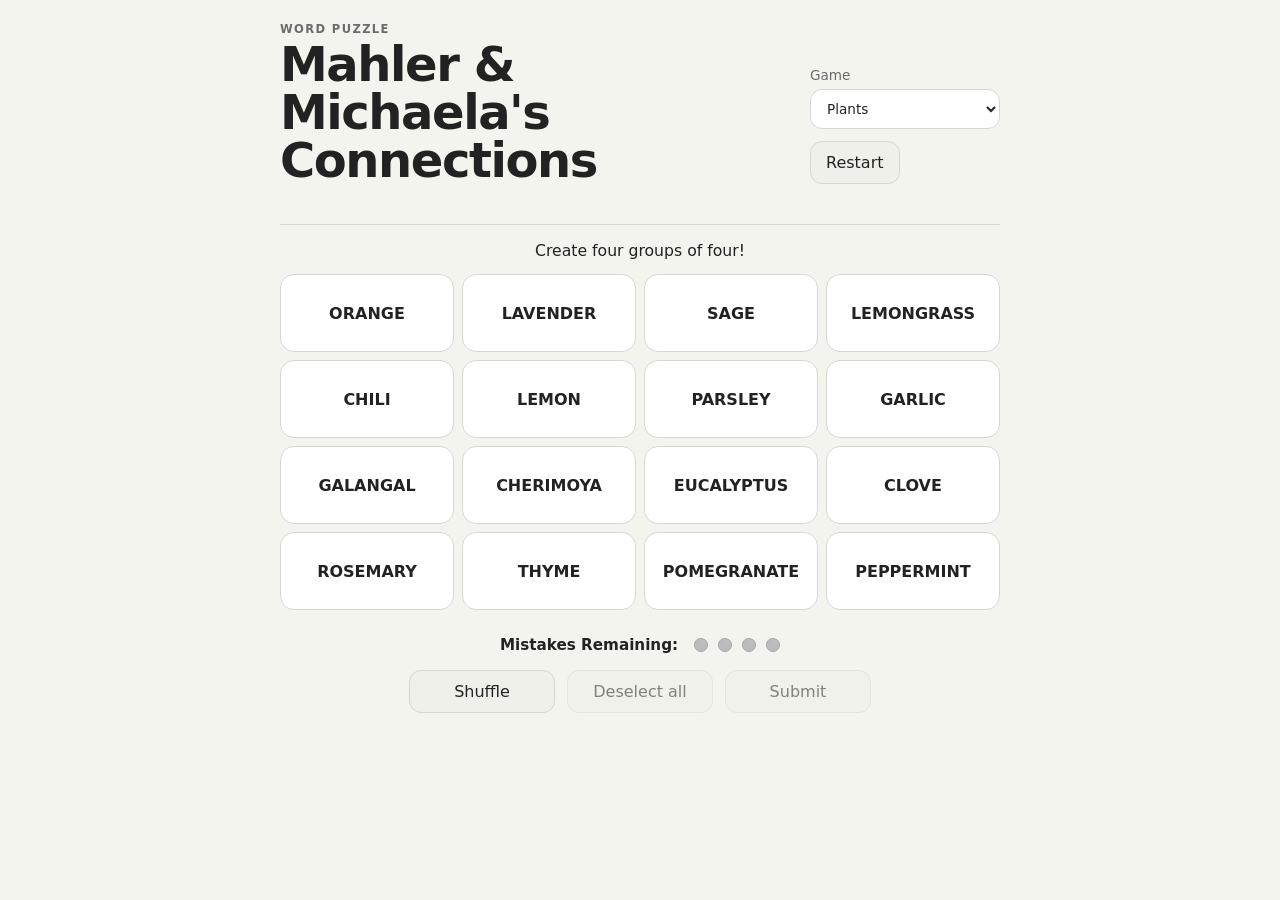
<file: index.html>
<!doctype html>
<html lang="en">
  <head>
    <meta charset="utf-8">
    <meta name="viewport" content="width=device-width, initial-scale=1">
    <title>Connections</title>
    <link rel="stylesheet" href="static/style.css">
  </head>
  <body>
    <main class="app-shell">
      <header class="hero">
        <div class="title-block">
          <p class="eyebrow">Word puzzle</p>
          <h1>Mahler & Michaela's Connections</h1>
        </div>

        <div class="controls-panel">
          <label class="field">
            <span>Game</span>
            <select id="game-select"></select>
          </label>
          <button id="restart-button" class="ghost-button" type="button">Restart</button>
        </div>
      </header>

      <section class="status-strip" aria-label="Game status">
        <div id="status-message"></div>
      </section>

      <section class="board-shell">
        <p class="board-prompt">Create four groups of four!</p>
        <div id="overlay-message" class="overlay-message"></div>
        <div id="solved-groups" class="solved-groups solved-stack" aria-live="polite"></div>
        <div id="board" class="board" aria-live="polite"></div>
      </section>

      <section class="mistakes-bar" aria-label="Mistakes remaining">
        <span class="mistakes-label">Mistakes Remaining:</span>
        <div id="mistakes-circles" class="mistakes-circles" aria-hidden="true"></div>
      </section>

      <section class="action-row">
        <button id="shuffle-button" class="ghost-button" type="button">Shuffle</button>
        <button id="deselect-button" class="ghost-button" type="button">Deselect all</button>
        <button id="submit-button" class="primary-button" type="button">Submit</button>
      </section>
    </main>

    <script src="static/app.js" defer></script>
  </body>
</html>
</file>
<file: static/style.css>
:root {
  --bg: #f4f4ef;
  --panel: #ffffff;
  --text: #222222;
  --muted: #6b6b6b;
  --border: #d7d7d2;
  --yellow: #f9df6d;
  --green: #a0c35a;
  --blue: #b0c4ef;
  --purple: #bc9cd4;
  --selected: #333333;
  --selectedText: #ffffff;
  --success: #0f8b59;
  --danger: #cc3d3d;
}

* {
  box-sizing: border-box;
}

body {
  margin: 0;
  font-family: Inter, ui-sans-serif, system-ui, -apple-system, BlinkMacSystemFont, "Segoe UI", sans-serif;
  color: var(--text);
  background: var(--bg);
  min-height: 100vh;
}

.app-shell {
  width: min(720px, calc(100vw - 24px));
  margin: 0 auto;
  padding: 22px 0 28px;
}

.hero {
  display: flex;
  justify-content: space-between;
  gap: 24px;
  align-items: end;
  margin-bottom: 14px;
}

.eyebrow {
  margin: 0 0 4px;
  text-transform: uppercase;
  letter-spacing: 0.12em;
  color: var(--muted);
  font-size: 0.72rem;
  font-weight: 700;
}

h1 {
  margin: 0;
  font-size: clamp(2.1rem, 5vw, 3rem);
  line-height: 1;
  letter-spacing: -0.03em;
}

.title-block {
  display: flex;
  flex-direction: column;
  justify-content: flex-end;
}

.controls-panel {
  display: flex;
  gap: 12px;
  align-items: end;
  flex-wrap: wrap;
}

.field {
  display: flex;
  flex-direction: column;
  gap: 6px;
  font-size: 0.85rem;
  color: var(--muted);
}

select,
button {
  font: inherit;
}

select {
  min-width: 190px;
  padding: 10px 12px;
  border-radius: 12px;
  border: 1px solid var(--border);
  background: var(--panel);
  color: var(--text);
}

button {
  border: 0;
  border-radius: 12px;
  padding: 11px 15px;
  cursor: pointer;
  transition: transform 140ms ease, box-shadow 140ms ease, opacity 140ms ease, background 140ms ease;
}

button:hover {
  transform: translateY(-1px);
}

button:disabled {
  cursor: not-allowed;
  opacity: 0.5;
  transform: none;
}

.primary-button {
  background: var(--selected);
  color: var(--selectedText);
  min-width: 128px;
}

.ghost-button {
  background: #f0f0eb;
  color: var(--text);
  border: 1px solid var(--border);
}

.status-strip {
  display: grid;
  grid-template-columns: 1fr auto;
  gap: 12px;
  align-items: center;
  padding: 12px 4px 14px;
  margin-bottom: 8px;
  border-bottom: 1px solid var(--border);
  font-size: 0.92rem;
  color: var(--muted);
}

.status-strip strong {
  color: var(--text);
}

.board-shell {
  padding: 8px 0 2px;
  position: relative;
}

/* Popup overlay that appears above the board without affecting layout */
.overlay-message {
  position: absolute;
  left: 50%;
  bottom: calc(100% + 8px);
  transform: translateX(-50%) translateY(-8px);
  background: rgba(0, 0, 0, 0.85);
  color: #ffffff;
  padding: 8px 12px;
  border-radius: 6px;
  font-size: 1rem;
  font-weight: 600;
  white-space: nowrap;
  pointer-events: none;
  opacity: 0;
  transition: opacity 180ms ease, transform 180ms ease;
  z-index: 1000;
  display: inline-block;
}

.overlay-message.show {
  opacity: 1;
  transform: translateX(-50%) translateY(0);
}

.scoreboard {
  display: grid;
  grid-template-columns: repeat(3, minmax(0, 1fr));
  gap: 14px;
  margin-bottom: 24px;
}

.score-card {
  border: 1px solid var(--border);
  border-radius: 20px;
  padding: 16px 18px;
}

.score-label {
  display: block;
  font-size: 0.8rem;
  text-transform: uppercase;
  letter-spacing: 0.12em;
  color: var(--muted);
  margin-bottom: 8px;
}

.score-card strong {
  font-size: 1.15rem;
}

.status-card strong {
  display: block;
  line-height: 1.35;
}

.solved-groups {
  display: grid;
  gap: 8px;
  margin-bottom: 8px;
}

.board-prompt {
  margin: 0 0 6px;
  text-align: center;
  font-size: 0.98rem;
  font-weight: 400;
  color: var(--text);
}

.solved-group {
  border-radius: 14px;
  padding: 12px 14px;
  color: #152238;
  display: flex;
  flex-direction: column;
  gap: 10px;
}

.solved-row {
  width: 100%;
}

.solved-group .group-title {
  text-align: center;
  font-weight: 700;
  font-size: 0.95rem;
  text-transform: uppercase;
}

.difficulty-badge {
  border-radius: 999px;
  padding: 4px 8px;
  font-size: 0.75rem;
  text-transform: uppercase;
  letter-spacing: 0.1em;
  background: rgba(255, 255, 255, 0.4);
}

.term-list {
  display: block;
  text-align: center;
  font-weight: 400;
  text-transform: uppercase;
}

.term-chip {
  background: rgba(255, 255, 255, 0.4);
  border-radius: 999px;
  padding: 8px 11px;
  font-weight: 600;
}

.board {
  display: grid;
  grid-template-columns: repeat(4, minmax(0, 1fr));
  gap: 8px;
}

.board-group-card {
  border-radius: 14px;
  padding: 12px 14px;
  display: flex;
  flex-direction: column;
  gap: 10px;
}

.board-group-heading {
  font-weight: 700;
  font-size: 0.95rem;
}

.board-group-terms {
  display: flex;
  flex-wrap: wrap;
  gap: 8px;
}

.board-group-chip {
  background: rgba(255, 255, 255, 0.4);
  border-radius: 999px;
  padding: 6px 10px;
  font-weight: 600;
  font-size: 0.85rem;
}

.tile {
  min-height: 78px;
  border-radius: 14px;
  border: 1px solid var(--border);
  background: #ffffff;
  color: var(--text);
  display: flex;
  align-items: center;
  justify-content: center;
  text-align: center;
  padding: 14px;
  font-weight: 700;
  letter-spacing: 0;
  user-select: none;
  outline: none;
}

.tile {
  text-transform: uppercase;
}

.tile.selected {
  background: var(--selected);
  color: var(--selectedText);
  border-color: var(--selected);
}

.tile.revealed {
  pointer-events: none;
  opacity: 0.95;
}

.tile.shake {
  animation: shake 750ms cubic-bezier(0.36, 0.07, 0.19, 0.97) both;
}

/* Temporary highlight while a tile is shaking */
.tile.shaking {
  background: var(--selected) !important;
  color: var(--selectedText) !important;
  border-color: var(--selected) !important;
}

.tile.shake-vertical {
  animation: shake-vertical 400ms ease-in-out both;
}

.tile.solving {
  background: var(--selected);
  color: var(--selectedText);
  border-color: var(--selected);
  animation: solve 250ms ease both;
}

@keyframes shake {
  10%,
  90% {
    transform: translateX(-1px);
  }
  20%,
  80% {
    transform: translateX(2px);
  }
  30%,
  50%,
  70% {
    transform: translateX(-4px);
  }
  40%,
  60% {
    transform: translateX(4px);
  }
}

@keyframes shake-vertical {
  0% {
    transform: translateY(0);
  }
  50% {
    transform: translateY(-8px);
  }
  100% {
    transform: translateY(0);
  }
}

@keyframes solve {
  0% {
    transform: scale(1);
  }
  60% {
    transform: scale(1.03);
  }
  100% {
    transform: scale(1);
  }
}

.solved-enter {
  animation: solvedEnter 260ms cubic-bezier(0.2, 0, 0, 1);
}

@keyframes solvedEnter {
  from {
    opacity: 0;
    transform: translateY(-8px) scale(0.985);
  }
  to {
    opacity: 1;
    transform: translateY(0) scale(1);
  }
}

.mistakes-bar {
  display: flex;
  align-items: center;
  justify-content: center;
  gap: 16px;
  margin-top: 14px;
  padding: 10px 2px 2px;
  text-align: center;
}

.mistakes-label {
  font-size: 0.95rem;
  color: var(--text);
  font-weight: 600;
}

.mistakes-circles {
  display: flex;
  align-items: center;
  gap: 10px;
}

.mistake-circle {
  width: 14px;
  height: 14px;
  border-radius: 999px;
  background: #bcbcbc;
  border: 1px solid #a8a8a8;
  transition: opacity 120ms ease, transform 120ms ease;
}

.mistake-circle.used {
  opacity: 0;
  transform: scale(0.4);
}

.action-row {
  display: flex;
  justify-content: center;
  gap: 12px;
  margin-top: 14px;
}

.action-row button {
  min-width: 146px;
  background: #f0f0eb;
  color: var(--text);
  border: 1px solid var(--border);
}

.action-row button:disabled {
  opacity: 0.55;
}

.action-row button:hover {
  transform: translateY(-1px);
}

.action-row .primary-button,
.action-row .ghost-button {
  box-shadow: none;
}

.action-row .primary-button {
  background: #f0f0eb;
  color: var(--text);
}

.message-success {
  color: var(--success);
}

.message-danger {
  color: var(--danger);
}

.message-neutral {
  color: var(--text);
}

@media (max-width: 980px) {
  .hero,
  .status-strip {
    grid-template-columns: 1fr;
    display: grid;
  }

  .mistakes-bar {
    flex-direction: column;
    align-items: center;
    text-align: center;
  }

  .hero {
    align-items: start;
  }

  .scoreboard {
    grid-template-columns: 1fr;
  }
}

@media (max-width: 700px) {
  .app-shell {
    width: calc(100vw - 20px);
    padding-top: 16px;
  }

  .tile.long-word,
  .term-list.long-word {
    font-size: 0.78rem;
  }

  .solved-group .term-list {
    font-size: 0.9rem;
  }

  /* proportional sizing for words 9-12 so they occupy similar width to 8-letter words */
  .tile .term-text.long-9,
  .term-list .term-item.long-9 {
    font-size: 0.76rem;
  }

  .tile .term-text.long-10,
  .term-list .term-item.long-10 {
    font-size: 0.68rem;
  }

  .tile .term-text.long-11,
  .term-list .term-item.long-11 {
    font-size: 0.62rem;
  }

  .tile .term-text.long-12,
  .term-list .term-item.long-12 {
    font-size: 0.57rem;
  }

  .tile {
    min-height: 70px;
    font-size: 0.85rem;
  }

  .controls-panel {
    width: 100%;
  }

  .action-row {
    gap: 8px;
  }

  select,
  .primary-button,
  .ghost-button {
    flex: 1 1 auto;
    min-width: 70px;
    font-size: 0.9rem;
    padding: 10px 8px;
  }
}
</file>
